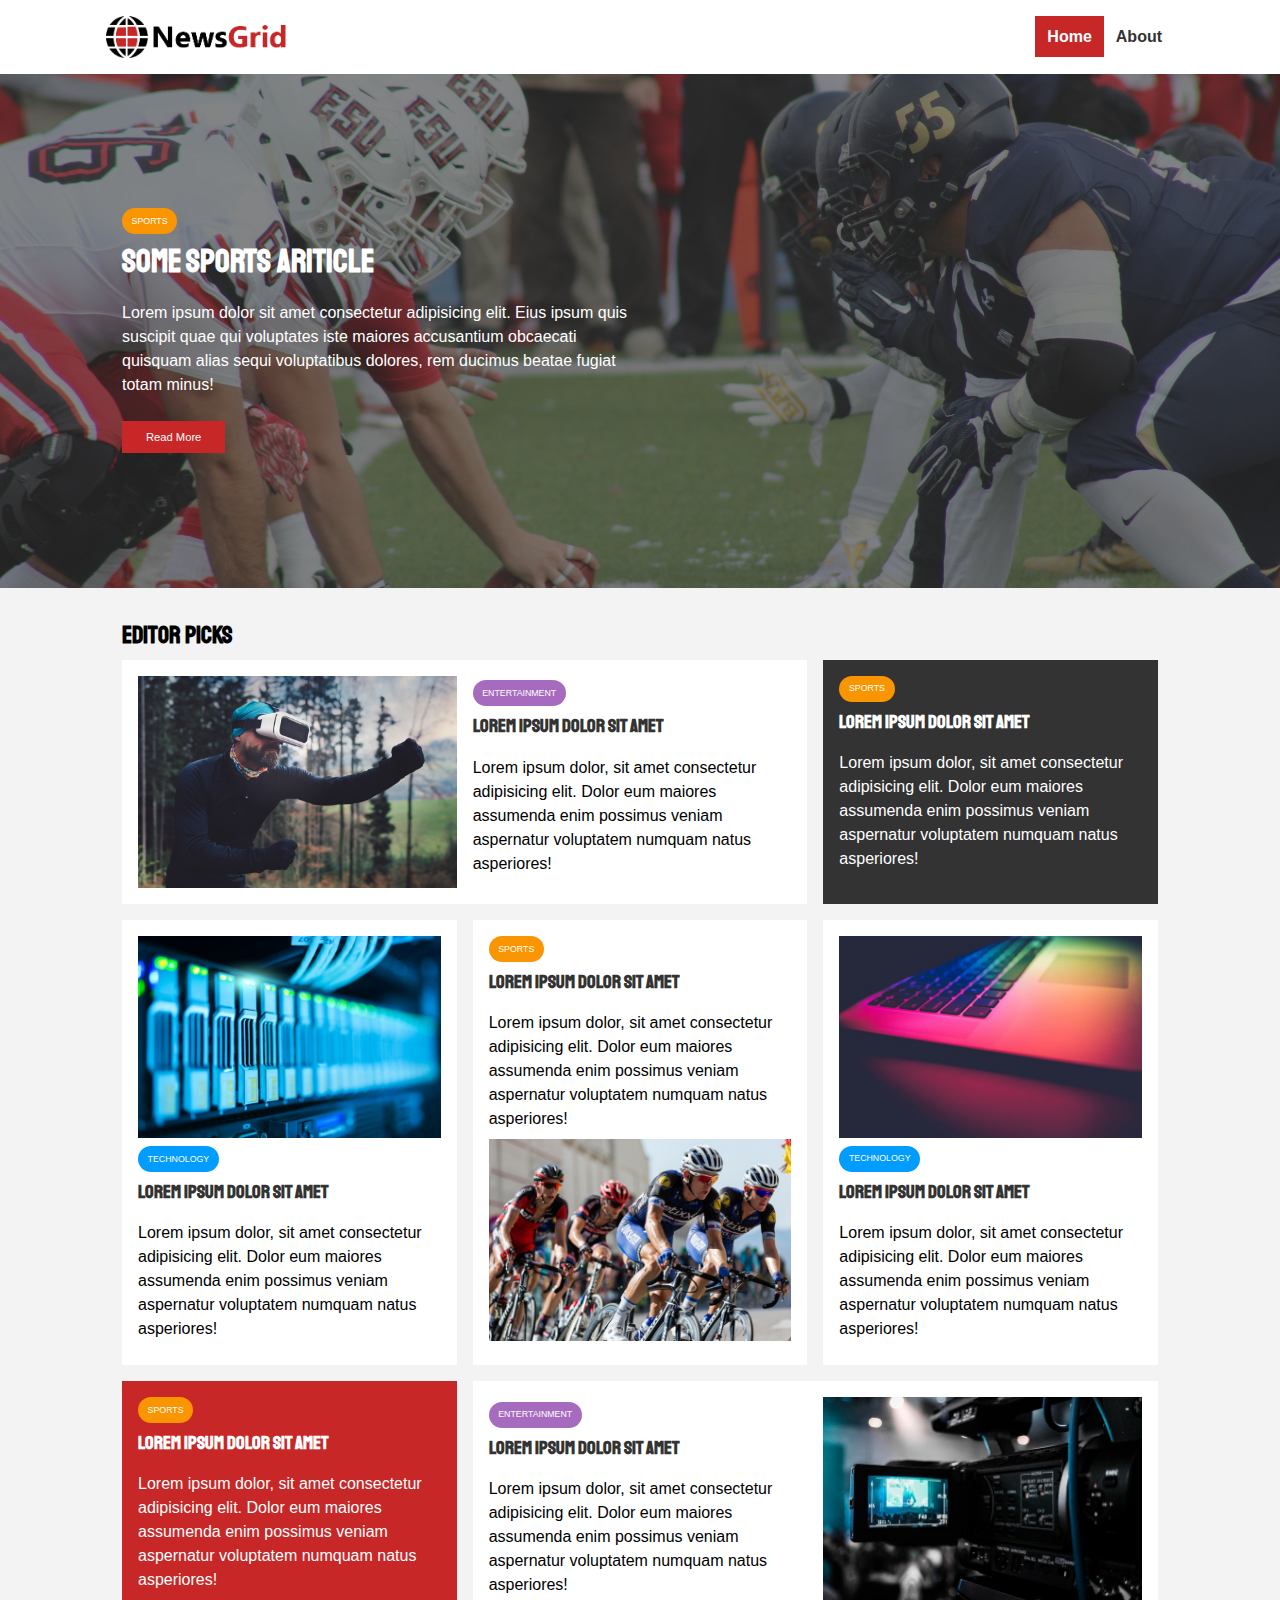
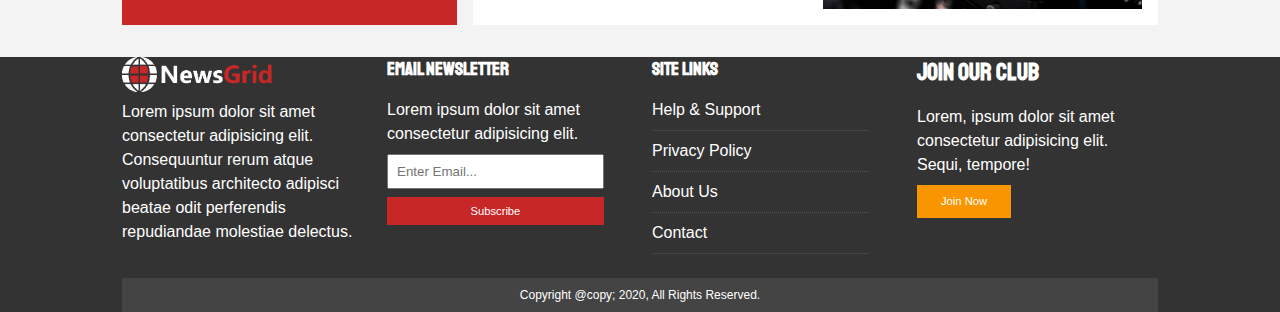
<file: index.html>
<html lang="en">
<head>
  <meta charset="UTF-8">
  <meta name="viewport" content="width=device-width, initial-scale=1.0">
  <meta http-equiv="X-UA-Compatible" content="ie=edge">
  <link rel="stylesheet" href="https://use.fontawesome.com/releases/v5.14.0/css/all.css" integrity="sha384-HzLeBuhoNPvSl5KYnjx0BT+WB0QEEqLprO+NBkkk5gbc67FTaL7XIGa2w1L0Xbgc" crossorigin="anonymous">
  <link href="https://fonts.googleapis.com/css?family=Lato|Staatliches" rel="stylesheet">
  <link rel="stylesheet" href="css/style.css">
  <link rel="stylesheet" media="screen and (max-width: 768px)" href="css/mobile.css">
  <link rel="shortcut icon" type="image/x-icon" href="favicon.ico">
  <title>NewsGrid | Latest News</title>
</head>
<body>
  <nav id="main-nav">
    <div class="container">
      <img src="img/logo.png" alt="NewsGrid" class="logo">
      <div class="social">
        <a href="http://facebook.com" target="_blank"><i class="fab fa-facebook fa-2x"></i></a>
        <a href="http://twitter.com" target="_blank"><i class="fab fa-twitter fa-2x"></i></a>
        <a href="http://instagram.com" target="_blank"><i class="fab fa-instagram fa-2x"></i></a>
        <a href="http://youtube.com" target="_blank"><i class="fab fa-youtube fa-2x"></i></a>
      </div>
      <ul>
        <li><a class="current" href="index.html">Home</a></li>
        <li><a href="about.html">About</a></li>
      </ul>
    </div>
  </nav>

  <!-- showcase -->
  <header id="showcase">
    <div class="container">
      <div class="showcase-container">
        <div class="showcase-content">
          <div class="category category-sports">sports</div>
          <h1>Some Sports Ariticle</h1>
          <p>Lorem ipsum dolor sit amet consectetur adipisicing elit. Eius ipsum quis suscipit quae qui voluptates iste maiores accusantium obcaecati quisquam alias sequi voluptatibus dolores, rem ducimus beatae fugiat totam minus!</p>
          <a href="article.html" class="btn btn-primary">Read More</a>
        </div>
      </div>
    </div>
</header>

<!-- Home Articles -->
<section id='home-articles' class="py-2">
  <div class="container">
    <h2>Editor Picks</h2>
  <div class="articles-container">
    <article class="card">
      <img src="img/ent1.jpg" alt="">
      <div>
        <div class="category category-ent">Entertainment</div>
        <h3>
          <a href="article.html">Lorem ipsum dolor sit amet</a>
        </h3>
        <p>Lorem ipsum dolor, sit amet consectetur adipisicing elit. Dolor eum maiores assumenda enim possimus veniam aspernatur voluptatem numquam natus asperiores!</p>
      </div>
    </article> 
    <article class="card bg-dark">
        <div class="category category-sports">Sports</div>
        <h3>
          <a href="article.html">Lorem ipsum dolor sit amet</a>
        </h3>
        <p>Lorem ipsum dolor, sit amet consectetur adipisicing elit. Dolor eum maiores assumenda enim possimus veniam aspernatur voluptatem numquam natus asperiores!</p>
    </article> 
    <article class="card">
      <img src="img/tech1.jpg" alt="">
        <div class="category category-tech">Technology</div>
        <h3>
          <a href="article.html">Lorem ipsum dolor sit amet</a>
        </h3>
        <p>Lorem ipsum dolor, sit amet consectetur adipisicing elit. Dolor eum maiores assumenda enim possimus veniam aspernatur voluptatem numquam natus asperiores!</p>
    </article> 
    <article class="card">
        <div class="category category-sports">Sports</div>
        <h3>
          <a href="article.html">Lorem ipsum dolor sit amet</a>
        </h3>
        <p>Lorem ipsum dolor, sit amet consectetur adipisicing elit. Dolor eum maiores assumenda enim possimus veniam aspernatur voluptatem numquam natus asperiores!</p>
        <img src="img/sports1.jpg" alt="">
      </article> 
      <article class="card">
        <img src="img/tech2.jpg" alt="">
          <div class="category category-tech">Technology</div>
          <h3>
            <a href="article.html">Lorem ipsum dolor sit amet</a>
          </h3>
          <p>Lorem ipsum dolor, sit amet consectetur adipisicing elit. Dolor eum maiores assumenda enim possimus veniam aspernatur voluptatem numquam natus asperiores!</p>
      </article> 
      <article class="card bg-primary">
        <div class="category category-sports">Sports</div>
        <h3>
          <a href="article.html">Lorem ipsum dolor sit amet</a>
        </h3>
        <p>Lorem ipsum dolor, sit amet consectetur adipisicing elit. Dolor eum maiores assumenda enim possimus veniam aspernatur voluptatem numquam natus asperiores!</p>
    </article> 
    <article class="card">
      <div>
        <div class="category category-ent">Entertainment</div>
        <h3>
          <a href="article.html">Lorem ipsum dolor sit amet</a>
        </h3>
        <p>Lorem ipsum dolor, sit amet consectetur adipisicing elit. Dolor eum maiores assumenda enim possimus veniam aspernatur voluptatem numquam natus asperiores!</p>
      </div>
      <img src="img/ent2.jpg" alt="">
    </article> 
  </div>
</div>
</section>

<!-- Footer -->
<footer id="main-footer">
  <div class="container footer-container">
    <div>
      <img src="img/logo_light.png" alt="NewsGrid">
      <p>Lorem ipsum dolor sit amet consectetur adipisicing elit. Consequuntur rerum atque voluptatibus architecto adipisci beatae odit perferendis repudiandae molestiae delectus.</p>
    </div>
    <div>
      <h3>Email Newsletter</h3>
      <p>Lorem ipsum dolor sit amet consectetur adipisicing elit.</p>
      <form>
        <input type="email" placeholder="Enter Email...">
        <input type="submit" value="Subscribe" class="btn btn-primary">
      </form>
    </div>
    <div>
      <h3>Site Links</h3>
      <ul class="list">
        <li><a href="#">Help & Support</a></li>
        <li><a href="#">Privacy Policy</a></li>
        <li><a href="#">About Us</a></li>
        <li><a href="#">Contact</a></li>
      </ul>
    </div>
    <div>
      <h2>Join Our Club</h2>
      <p>Lorem, ipsum dolor sit amet consectetur adipisicing elit. Sequi, tempore!</p>
      <a href="#" class="btn btn-secondary">Join Now</a>
    </div>
    <div>
      <p>Copyright @copy; 2020, All Rights Reserved.</p>
    </div>

  </div>
</footer>

</body>      
</html>
</file>
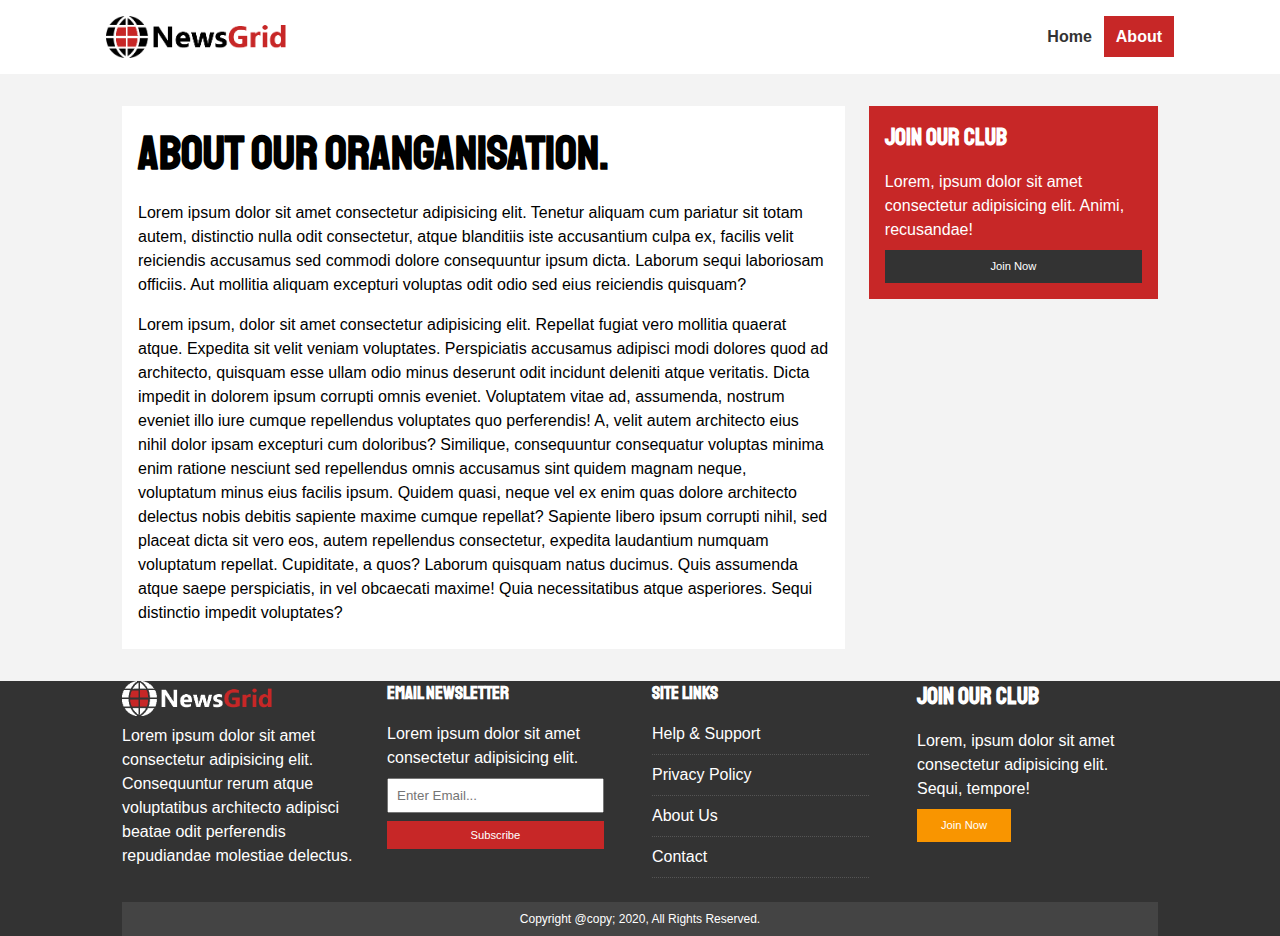
<file: about.html>
<html lang="en">
<head>
  <meta charset="UTF-8">
  <meta name="viewport" content="width=device-width, initial-scale=1.0">
  <meta http-equiv="X-UA-Compatible" content="ie=edge">
  <link rel="stylesheet" href="https://use.fontawesome.com/releases/v5.14.0/css/all.css" integrity="sha384-HzLeBuhoNPvSl5KYnjx0BT+WB0QEEqLprO+NBkkk5gbc67FTaL7XIGa2w1L0Xbgc" crossorigin="anonymous">
  <link href="https://fonts.googleapis.com/css?family=Lato|Staatliches" rel="stylesheet">
  <link rel="stylesheet" href="css/style.css">
  <link rel="stylesheet" media="screen and (max-width: 768px)" href="css/mobile.css">
  <link rel="shortcut icon" type="image/x-icon" href="favicon.ico">
  <title>NewsGrid | Latest News</title>
</head>
<body>
  <nav id="main-nav">
    <div class="container">
      <img src="img/logo.png" alt="NewsGrid" class="logo">
      <div class="social">
        <a href="http://facebook.com" target="_blank"><i class="fab fa-facebook fa-2x"></i></a>
        <a href="http://twitter.com" target="_blank"><i class="fab fa-twitter fa-2x"></i></a>
        <a href="http://instagram.com" target="_blank"><i class="fab fa-instagram fa-2x"></i></a>
        <a href="http://youtube.com" target="_blank"><i class="fab fa-youtube fa-2x"></i></a>
      </div>
      <ul>
        <li><a href="index.html">Home</a></li>
        <li><a class="current" href="about.html">About</a></li>
      </ul>
    </div>
  </nav>
  <section id='about'>
      <div class="container">
          <div class="page-container">
              <article class="card">
                  <h1 class="l-heading">About Our Oranganisation.</h1>
                  <p>Lorem ipsum dolor sit amet consectetur adipisicing elit. Tenetur aliquam cum pariatur sit totam autem, distinctio nulla odit consectetur, atque blanditiis iste accusantium culpa ex, facilis velit reiciendis accusamus sed commodi dolore consequuntur ipsum dicta. Laborum sequi laboriosam officiis. Aut mollitia aliquam excepturi voluptas odit odio sed eius reiciendis quisquam?</p>
                  <p>Lorem ipsum, dolor sit amet consectetur adipisicing elit. Repellat fugiat vero mollitia quaerat atque. Expedita sit velit veniam voluptates. Perspiciatis accusamus adipisci modi dolores quod ad architecto, quisquam esse ullam odio minus deserunt odit incidunt deleniti atque veritatis. Dicta impedit in dolorem ipsum corrupti omnis eveniet. Voluptatem vitae ad, assumenda, nostrum eveniet illo iure cumque repellendus voluptates quo perferendis! A, velit autem architecto eius nihil dolor ipsam excepturi cum doloribus? Similique, consequuntur consequatur voluptas minima enim ratione nesciunt sed repellendus omnis accusamus sint quidem magnam neque, voluptatum minus eius facilis ipsum. Quidem quasi, neque vel ex enim quas dolore architecto delectus nobis debitis sapiente maxime cumque repellat? Sapiente libero ipsum corrupti nihil, sed placeat dicta sit vero eos, autem repellendus consectetur, expedita laudantium numquam voluptatum repellat. Cupiditate, a quos? Laborum quisquam natus ducimus. Quis assumenda atque saepe perspiciatis, in vel obcaecati maxime! Quia necessitatibus atque asperiores. Sequi distinctio impedit voluptates?</p>
               </article>
               <aside id="row" class="card bg-primary">
                   <h2>Join Our Club</h2>
                   <P>Lorem, ipsum dolor sit amet consectetur adipisicing elit. Animi, recusandae!</P>
                   <a href="#" class="btn btn-dark btn-block">Join Now</a>
                </aside>
          </div>
      </div>
  </section>


  
<!-- Footer -->
<footer id="main-footer">
  <div class="container footer-container">
    <div>
      <img src="img/logo_light.png" alt="NewsGrid">
      <p>Lorem ipsum dolor sit amet consectetur adipisicing elit. Consequuntur rerum atque voluptatibus architecto adipisci beatae odit perferendis repudiandae molestiae delectus.</p>
    </div>
    <div>
      <h3>Email Newsletter</h3>
      <p>Lorem ipsum dolor sit amet consectetur adipisicing elit.</p>
      <form name="contact" method="POST" data-netlify="true">
        <input type="email" name="email" placeholder="Enter Email...">
        <input type="submit" value="Subscribe" class="btn btn-primary">
      </form>
    </div>
    <div>
      <h3>Site Links</h3>
      <ul class="list">
        <li><a href="#">Help & Support</a></li>
        <li><a href="#">Privacy Policy</a></li>
        <li><a href="#">About Us</a></li>
        <li><a href="#">Contact</a></li>
      </ul>
    </div>
    <div>
      <h2>Join Our Club</h2>
      <p>Lorem, ipsum dolor sit amet consectetur adipisicing elit. Sequi, tempore!</p>
      <a href="#" class="btn btn-secondary">Join Now</a>
    </div>
    <div>
      <p>Copyright @copy; 2020, All Rights Reserved.</p>
    </div>

  </div>
</footer>

</body>      
</html>
</file>
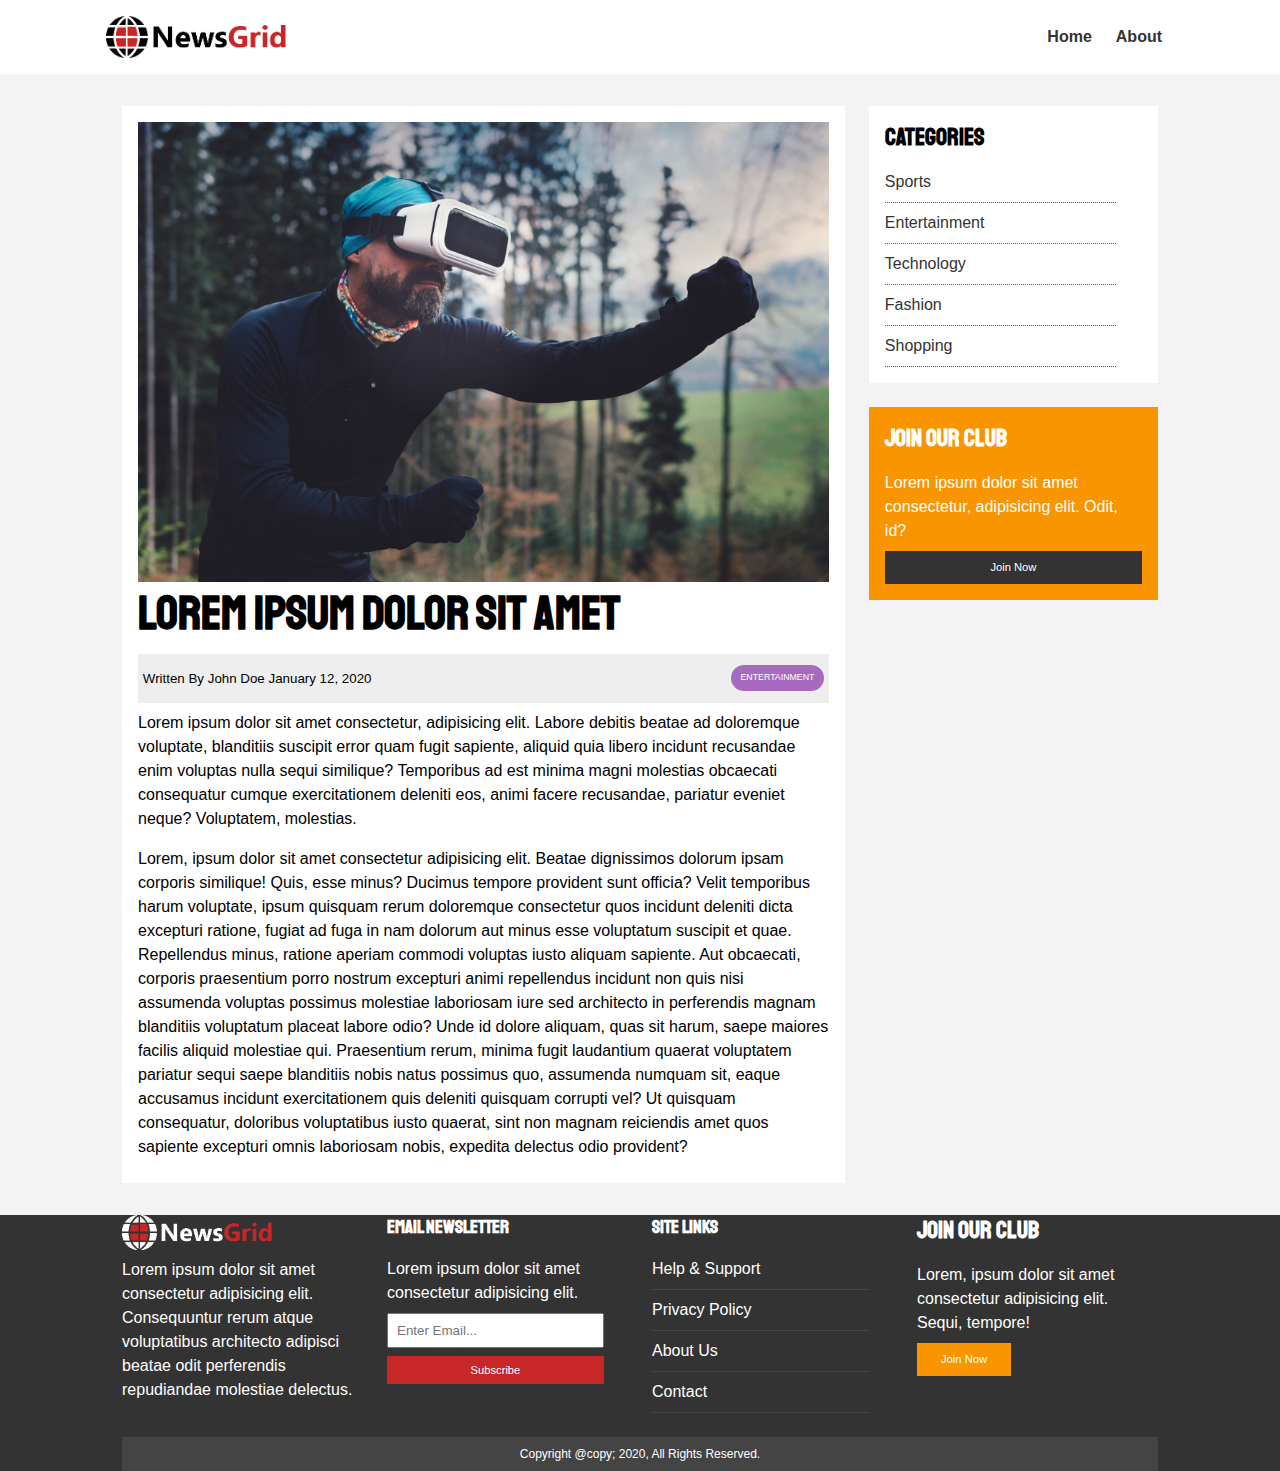
<file: article.html>
<html lang="en">
<head>
  <meta charset="UTF-8">
  <meta name="viewport" content="width=device-width, initial-scale=1.0">
  <meta http-equiv="X-UA-Compatible" content="ie=edge">
  <link rel="stylesheet" href="https://use.fontawesome.com/releases/v5.14.0/css/all.css" integrity="sha384-HzLeBuhoNPvSl5KYnjx0BT+WB0QEEqLprO+NBkkk5gbc67FTaL7XIGa2w1L0Xbgc" crossorigin="anonymous">
  <link href="https://fonts.googleapis.com/css?family=Lato|Staatliches" rel="stylesheet">
  <link rel="stylesheet" href="css/style.css">
  <link rel="stylesheet" media="screen and (max-width: 768px)" href="css/mobile.css">
  <link rel="shortcut icon" type="image/x-icon" href="favicon.ico">
  <title>NewsGrid | Latest News</title>
</head>
<body>
  <nav id="main-nav">
    <div class="container">
      <img src="img/logo.png" alt="NewsGrid" class="logo">
      <div class="social">
        <a href="http://facebook.com" target="_blank"><i class="fab fa-facebook fa-2x"></i></a>
        <a href="http://twitter.com" target="_blank"><i class="fab fa-twitter fa-2x"></i></a>
        <a href="http://instagram.com" target="_blank"><i class="fab fa-instagram fa-2x"></i></a>
        <a href="http://youtube.com" target="_blank"><i class="fab fa-youtube fa-2x"></i></a>
      </div>
      <ul>
        <li><a href="index.html">Home</a></li>
        <li><a href="about.html">About</a></li>
      </ul>
    </div>
  </nav>
  <section id="article">
    <div class="container">
      <div class="page-container">
        <article class="card">
          <img src="img/ent1.jpg" alt="">
          <h1 class="l-heading">Lorem ipsum dolor sit amet</h1>
          <div class="meta">
            <small>
              <i class="fas fa-user"></i> Written By John Doe January 12, 2020
            </small>
            <div class="category category-ent">Entertainment</div>
          </div>
          <p>Lorem ipsum dolor sit amet consectetur, adipisicing elit. Labore debitis beatae ad doloremque voluptate, blanditiis suscipit error quam fugit sapiente, aliquid quia libero incidunt recusandae enim voluptas nulla sequi similique? Temporibus ad est minima magni molestias obcaecati consequatur cumque exercitationem deleniti eos, animi facere recusandae, pariatur eveniet neque? Voluptatem, molestias.</p>
          <p>Lorem, ipsum dolor sit amet consectetur adipisicing elit. Beatae dignissimos dolorum ipsam corporis similique! Quis, esse minus? Ducimus tempore provident sunt officia? Velit temporibus harum voluptate, ipsum quisquam rerum doloremque consectetur quos incidunt deleniti dicta excepturi ratione, fugiat ad fuga in nam dolorum aut minus esse voluptatum suscipit et quae. Repellendus minus, ratione aperiam commodi voluptas iusto aliquam sapiente. Aut obcaecati, corporis praesentium porro nostrum excepturi animi repellendus incidunt non quis nisi assumenda voluptas possimus molestiae laboriosam iure sed architecto in perferendis magnam blanditiis voluptatum placeat labore odio? Unde id dolore aliquam, quas sit harum, saepe maiores facilis aliquid molestiae qui. Praesentium rerum, minima fugit laudantium quaerat voluptatem pariatur sequi saepe blanditiis nobis natus possimus quo, assumenda numquam sit, eaque accusamus incidunt exercitationem quis deleniti quisquam corrupti vel? Ut quisquam consequatur, doloribus voluptatibus iusto quaerat, sint non magnam reiciendis amet quos sapiente excepturi omnis laboriosam nobis, expedita delectus odio provident?</p>
        </article>


        <aside id='categories' class="card">
            <h2>categories</h2>
            <ul class="list">
                <li><a href="#"><i class="fas fa-chevron-right"></i>Sports</a></li>
                <li><a href="#"><i class="fas fa-chevron-right"></i>Entertainment</a></li>
                <li><a href="#"><i class="fas fa-chevron-right"></i>Technology</a></li>
                <li><a href="#"><i class="fas fa-chevron-right"></i>Fashion</a></li>
                <li><a href="#"><i class="fas fa-chevron-right"></i>Shopping</a></li>
            </ul>
        </aside>
        <aside class="card bg-secondary">
            <h2>Join Our Club</h2>
            <p>Lorem ipsum dolor sit amet consectetur, adipisicing elit. Odit, id?</p>
            <a href="#" class="btn btn-dark btn-block">Join Now</a>
          </aside>
        </div>
      </div>
    </section>


  
<!-- Footer -->
<footer id="main-footer">
  <div class="container footer-container">
    <div>
      <img src="img/logo_light.png" alt="NewsGrid">
      <p>Lorem ipsum dolor sit amet consectetur adipisicing elit. Consequuntur rerum atque voluptatibus architecto adipisci beatae odit perferendis repudiandae molestiae delectus.</p>
    </div>
    <div>
      <h3>Email Newsletter</h3>
      <p>Lorem ipsum dolor sit amet consectetur adipisicing elit.</p>
      <form>
        <input type="email" placeholder="Enter Email...">
        <input type="submit" value="Subscribe" class="btn btn-primary">
      </form>
    </div>
    <div>
      <h3>Site Links</h3>
      <ul class="list">
        <li><a href="#">Help & Support</a></li>
        <li><a href="#">Privacy Policy</a></li>
        <li><a href="#">About Us</a></li>
        <li><a href="#">Contact</a></li>
      </ul>
    </div>
    <div>
      <h2>Join Our Club</h2>
      <p>Lorem, ipsum dolor sit amet consectetur adipisicing elit. Sequi, tempore!</p>
      <a href="#" class="btn btn-secondary">Join Now</a>
    </div>
    <div>
      <p>Copyright @copy; 2020, All Rights Reserved.</p>
    </div>

  </div>
</footer>

</body>      
</html>
</file>
<file: css/style.css>
:root{
    --primary-color:#c72727;
    --secondary-color:#f99500;
    --light-color:#f3f3f3;
    --dark-color:#333;
    --max-width:1100px;
}

.category{
    --sports-color:#f99500;
    --ent-color:#a66bbe;
    --tech-color:#009cff;
}
*{
    margin:0;
    padding:0;
    box-sizing: border-box;
}

body{
    font-family: 'Libre Baskerville',sans-serif;
    line-height:1.5;
    background:var(--light-color);
}
p{
    padding:0.5rem 0;
}

a{
    color:#333;
    text-decoration: none;
}
ul{
    list-style: none;
}
img{
    width:100%;
}
h1,h2,h3,h4,h5,h6{
    font-family: 'staatliches',cursive;
    margin-bottom:.55rem;
    line-height:1.3;
}
/* Utility */
.container{
    max-width: var(--max-width);
    margin: auto;
    padding:0 2rem;
    overflow: hidden;
}
.category{
    display: inline-block;
    color: #fff;
    padding: 0.4rem 0.6rem;
    font-size:0.55rem;
    border-radius:15px;
    margin-bottom: 0.5rem;
    text-transform: uppercase;
}
.category-sports { background: var(--sports-color)}
.category-ent { background: var(--ent-color)}
.category-tech { background: var(--tech-color)}

.btn{
    display: inline-block;
    border:none;
    color: #fff;
    background:#333;
    font-size:0.7rem;
    padding:0.5rem 1.5rem;
}

.btn-light { background: var(--light-color)}
.btn-primary { background: var(--primary-color)}
.btn-secondary { background: var(--secondary-color)}

.btn-block{
    display: block;
    width:100%;
    text-align:center;
}
.btn:hover{
    opacity: 0.9;
}
.card{
    background:#fff;
    padding:1rem;
}
.bg-dark{
    background:var(--dark-color);
    color: #fff;
}
.bg-primary{
    background:var(--primary-color);
    color: #fff;
}
.bg-secondary{
    background:var(--secondary-color);
    color: #fff;
}

/* Even through we used bg-dark with test #fff not works some tym so we have to "Target the heading and links directly" */
.bg-dark h1,
.bg-dark h2,
.bg-dark h3,
.bg-dark a,
.bg-primary h1,
.bg-primary h2,
.bg-primary h3,
.bg-primary a,
.bg-secondary h1,
.bg-secondary h2,
.bg-secondary h3,
.bg-secondary a
{
    color: #fff;
}




.py-1 { padding:1.5rem 0 }
.py-2 { padding:2rem 0 }
.py-3 { padding:3rem 0 }
.p-1 { padding:1.5rem  }
.p-2 { padding:2rem  }
.p-3 { padding:3rem  }

.l-heading{
    font-size:3rem;
}
.list li{
    padding:.5rem 0;
    border-bottom:#555 dotted 1px;
    width:90%;
}
.list li a:hover {
    color: var(--primary-color) !important;
}
/* Inner page grid container */
.page-container {
    display: grid;
    grid-template-columns: 5fr 2fr;
    margin: 2rem 0;
    grid-gap: 1.5rem;
  }
  
  .page-container > *:first-child {
    grid-row: 1 / span 3;
  }

/* Navigation */
#main-nav {
    background:#fff;
    position: sticky;
    top:0;
    z-index:2;
}

#main-nav .container{
    display: grid;
    grid-template-columns: 6fr 3fr 2fr;
    align-items: center;
    padding:1rem;

}

#main-nav .logo{
    width: 180px;
}

#main-nav ul {
    justify-self: end;
    display: flex;
}

#main-nav ul li a{
    padding:0.75rem;
    font-weight:bold;
}

#main-nav ul li a.current{
    background:var(--primary-color);
    color:#fff;
}
#main-nav ul li a:hover{
    background:var(--light-color);
    color: var(--dark-color);
}
#main-nav .social {
    justify-self: center;
}
#main-nav .social i{
    color: #777;
    margin-right: .5rem;
}


/* showcase */
#showcase{
    color: #fff;
    background:#333;
    padding: 2rem;
    position: relative;
}
 #showcase:before{
     /* it will move to first and a layer of #333 will cover it because of absoulte */
     content:'';
     background: url('../img/featured.jpg') no-repeat center center/cover;
     position: absolute;
     top:0;
     left:0;
     width: 100%;
     height:100%;
     opacity: 0.4;
 }

 #showcase .showcase-container {
     /* in showcase-container having one class showcase-content it will act as a one column and other column as empty */
     display: grid;
     grid-template-columns: repeat(2,1fr);
     height: 50vh;
     justify-content: center;
     align-items: center;
 }
 #showcase .showcase-content{
     /* z is directly prop to it will appear first */
     z-index:1;
 }

 #showcase .showcase-content p{
     margin-bottom: 1rem;
 }


 /* Home Articles */
 /* Nested Grid we are using here..(1).articles-container & (2).Article */
 #home-articles .articles-container{
     display: grid;
     grid-template-columns: repeat(3,1fr);
     grid-gap: 1rem; 
 }

 #home-articles .articles-container > *:first-child,
 #home-articles .articles-container > *:last-child
 /* Here we are Targeting first child and last directly(..through target-'>',it means-(all)*..)  */
 {
     display: grid;
     grid-template-columns: repeat(2,1fr);
     grid-gap:1rem;
     align-items: center;
     grid-column:1 / span 2;
 }

 #home-articles .articles-container > *:last-child{
     grid-column: 2 / span 2;
 }

 #home-articles .articles-container > *:nth-child(3) img,
 #home-articles .articles-container > *:nth-child(5) img
{
     margin-bottom: 0.5rem;

 }

 #article .meta{
     display: flex;
     justify-content: space-between;
     align-items: center;
     background: #eee;
     padding:0.3rem;
 }
 #article .meta .category {
     margin-top:0.4rem;
 }

/* Footer */
#main-footer {
    background:#333;
    color: #fff;
}

#main-footer img{
    width:150px;
}
#main-footer a{
    color: #fff;
}
#main-footer .footer-container {
    display:grid;
    grid-template-columns: repeat(4,1fr);
    grid-gap:1.5rem;

}

#main-footer .footer-container > *:last-child{
    background:#444;
    grid-column:1 / span 4;
    text-align:center;
    font-size:0.75rem;
}

#main-footer .footer-container input[type="email"]{
    /* we can traget type as directly like wise */
    width: 90%;
    padding:0.5rem;
    margin-bottom: 0.5rem;
}
#main-footer .footer-container input[type="submit"] {
    width:90%;
}
</file>
<file: css/mobile.css>
/* Navigation */
#main-nav .social {
    display: none;
  }
  
  #main-nav .container {
    grid-template-columns: 1fr;
    grid-gap: 1.2rem;
  }
  
  #main-nav ul,
  #main-nav .logo {
    justify-self: center;
  }
  
  #main-nav ul li a {
    padding: 0.50rem;
  }
  
  #home-articles .articles-container {
    grid-template-columns: repeat(2, 1fr);
  }
  
  #home-articles .articles-container > *:first-child,
  #home-articles .articles-container > *:last-child {
    grid-template-columns: 1fr;
    grid-column: 1;
  }
  
  @media(max-width: 600px) {
    /* Stack Grid Items */
    #showcase .showcase-container,
    #home-articles .articles-container,
    #main-footer .footer-container {
      grid-template-columns: 1fr;
    }
  
    #main-footer .footer-container > *:last-child {
      grid-column: 1;
    }
  
    #main-footer .footer-container > *:first-child,
    #main-footer .footer-container > *:nth-child(2){
      border-bottom: #444 dotted 1px;
      padding-bottom: 1rem;
    }
  
    .page-container {
      grid-template-columns: 1fr;
      text-align: center;
    }
  
    .page-container > *:first-child {
      grid-row: 1;
    }
  
    .l-heading {
      font-size: 2rem;
    }
  }
</file>
